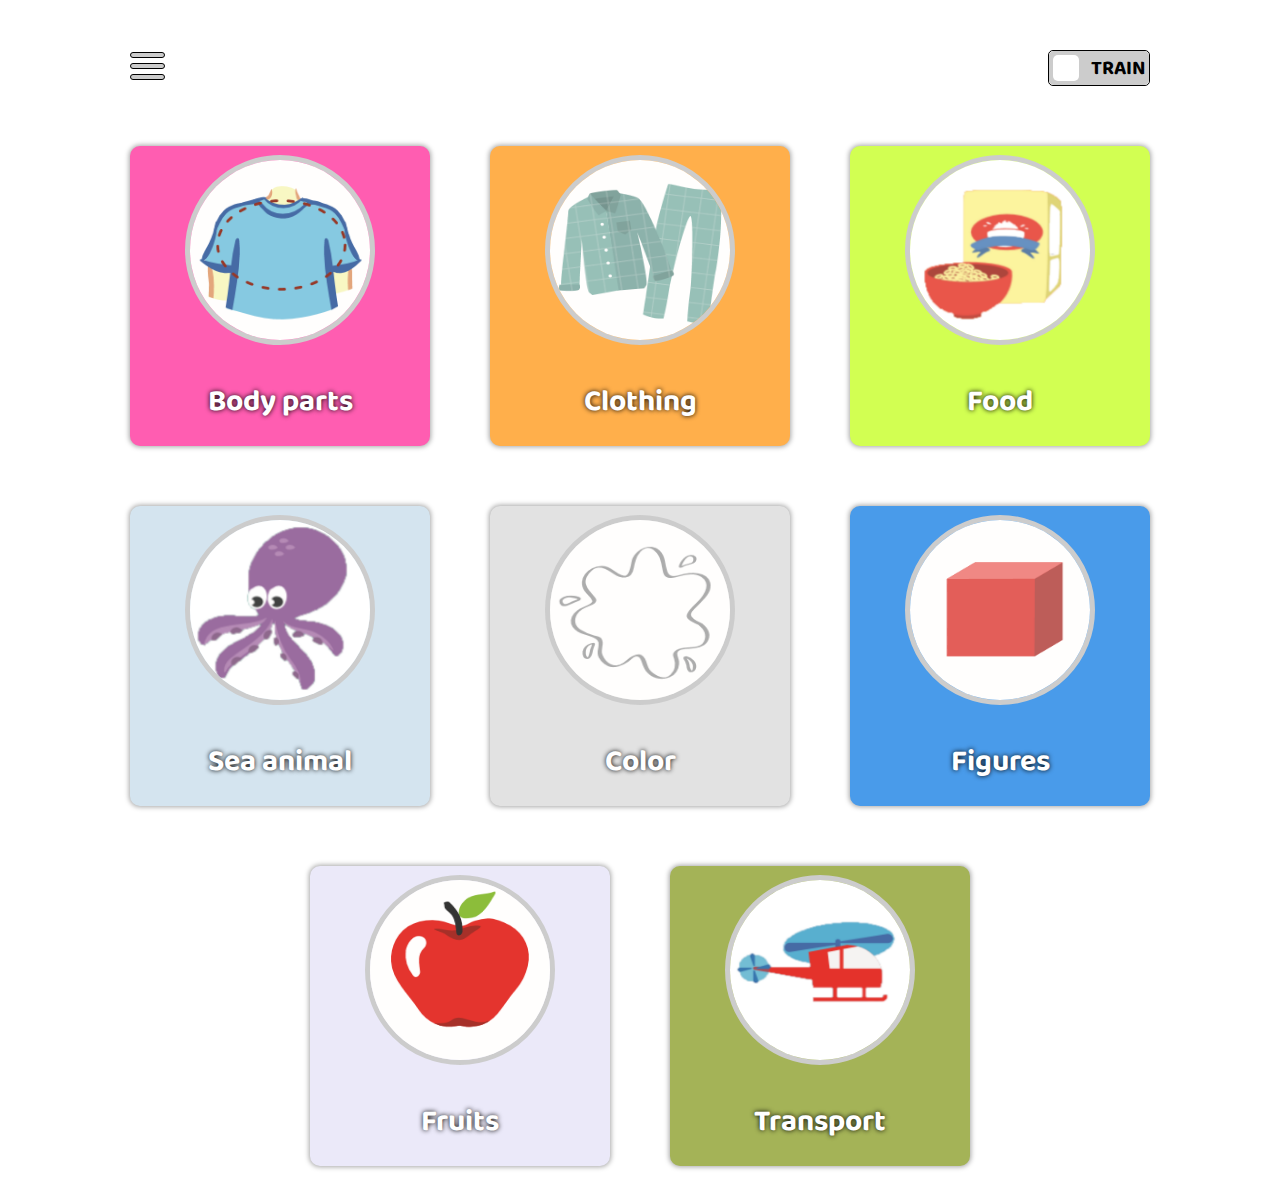
<file: index.html>
<!DOCTYPE html>
<html lang="en">
<head>
    <meta charset="UTF-8">
    <meta name="viewport" content="width=device-width, initial-scale=1.0">
    <title>English for kids</title>
    <link rel="stylesheet" href="style.css">
    <link href="https://fonts.googleapis.com/css2?family=Baloo+Paaji+2:wght@400;800&display=swap" rel="stylesheet">
    <link rel="shortcut icon" href="src/img/fav.ico" type="image/x-icon">
</head>
<body>
<div class="all">
    <div class="menu">
        <div class="menu-togle">
            <span></span>
            <span></span>
            <span></span>  
        </div>  
        <label class="switch">
            <input type="checkbox" class='check'>
            <span class="slider"></span>
            <span class='train'>train</span>
            <span class='play'>play</span>
        </label>  
    </div>
    <nav>
        <ul>
            <li class="main">Main page</li>
            <li class="body">Body parts</li>
            <li class="cloth">Clothing</li>
            <li class="food">Food</li>
            <li class="sea">Sea animal</li>
            <li class="color">Color</li>
            <li class="figure">Figures</li>
            <li class="fruit">Fruits</li>
            <li class="transport">Transport</li>
            <li class="listat">Statistic</li>
        </ul>
    </nav>
    <div class="result">

    </div>
<div class="body-cards">
        <div class="cards off">
                <div class="card body">
                    <img src="src/img/body/body0.png" alt="body">
                        <p>Body parts</p>
                        <div class="rotate"></div>
                </div>
                <div class="card cloth">
                    <img src="src/img/cloth/cloth0.png" alt="cloth">
                        <p>Clothing</p>
                        <div class="rotate"></div>
                </div>
                <div class="card food">
                    <img src="src/img/food/food0.png" alt="food">
                        <p>Food</p>
                        <div class="rotate"></div>
                </div>
                <div class="card sea">
                    <img src="src/img/sea/sea0.png" alt="sea-animal">
                        <p>Sea animal</p>
                        <div class="rotate"></div>
                </div>
                <div class="card color">
                    <img src="src/img/color/color0.png" alt="Color">
                        <p>Color</p>
                        <div class="rotate"></div>
                </div>
                <div class="card figure">
                    <img src="src/img/figure/figure0.png" alt="Figures">
                        <p>Figures</p>
                        <div class="rotate"></div>
                </div>
                <div class="card fruit">
                    <img src="src/img/fruit/fruit0.png" alt="Fruits">
                        <p>Fruits</p>
                        <div class="rotate"></div>
                </div>
                <div class="card transport">
                    <img src="src/img/transport/trnsport0.png" alt="Transport">
                        <p>Transport</p>
                        <div class="rotate"></div>
                </div>
        </div>
    </div>
    <div class="playStart">
        Start Game
    </div>
</div>
<div class="grac">
    <p>YOU WIN!</p>
</div>
<div class="no-grac">
    
</div>

<div class="statistic">
    <div class="reset">Reset statistic</div>
    <div class="stat-info">
        <div class="word text">Text</div>
        <div class="word translate">Translate</div>
        <div class="word clicks">Train clicks</div>
        <div class="word correct">Correct answer</div>
        <div class="word error">Error answer</div>
        <div class="word errors">% Erros</div>
    </div>
    <div class="stat">
    
    </div>
</div>
    <script src="app.js"></script>
</body>
</html>
</file>
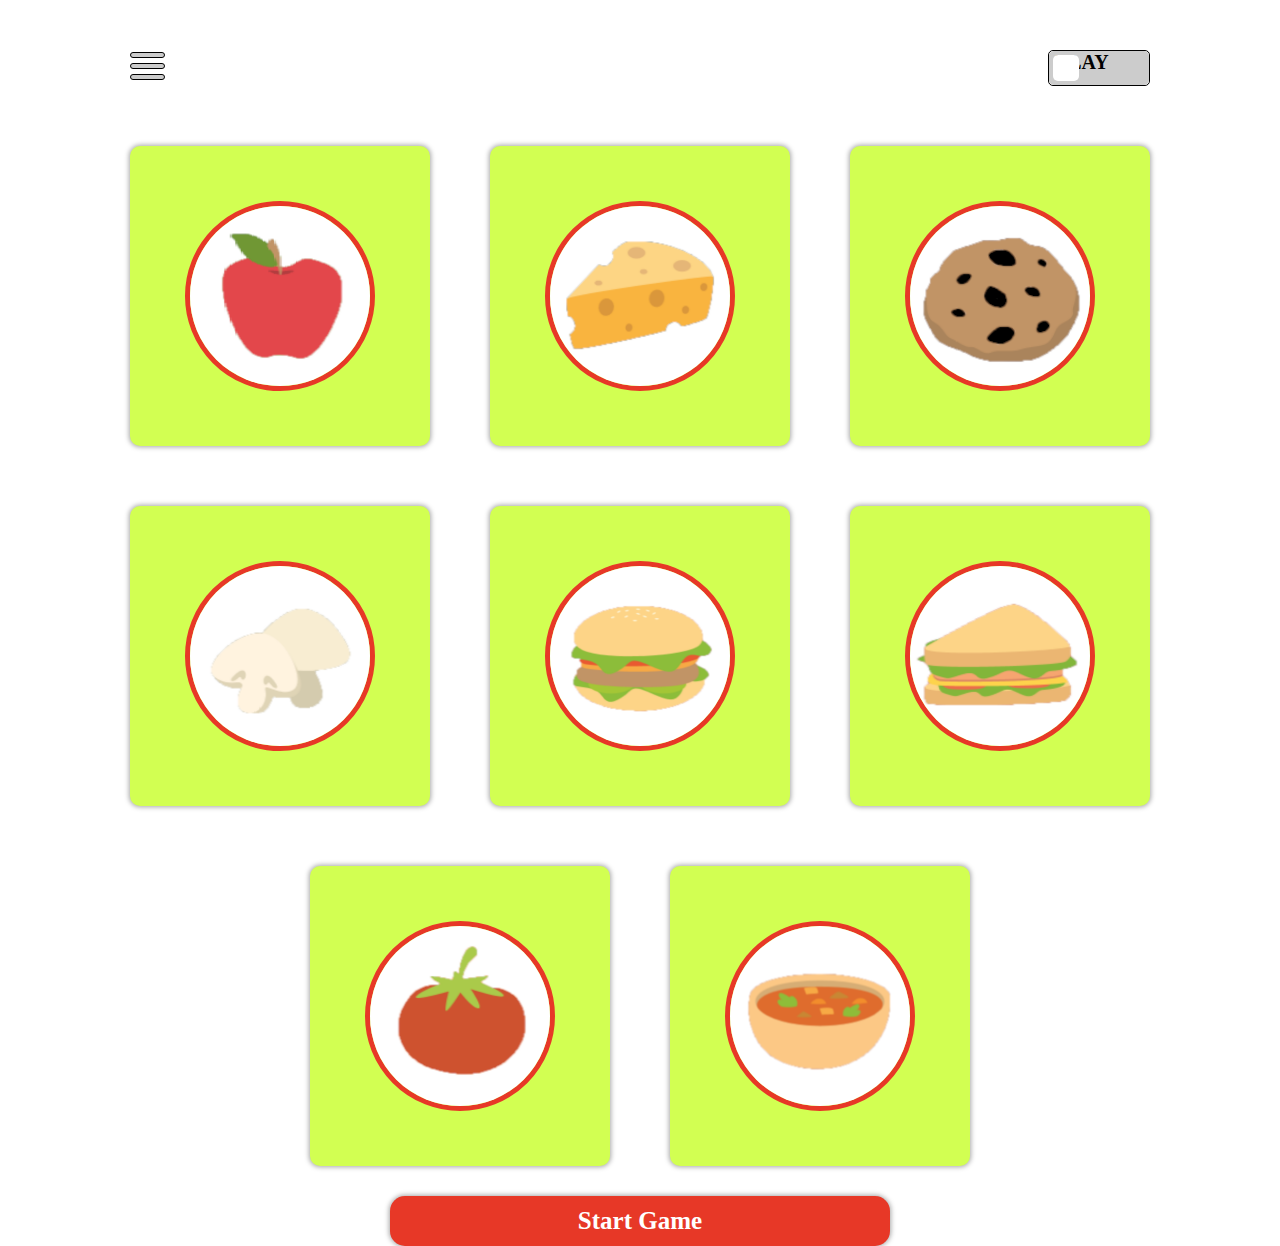
<file: src/img/Document.html>
<!DOCTYPE html>
<!-- saved from url=(0068)file:///C:/Users/Vitaliy/Documents/GitHub/english-for-kid/index.html -->
<html lang="en"><head><meta http-equiv="Content-Type" content="text/html; charset=UTF-8">
    
    <meta name="viewport" content="width=device-width, initial-scale=1.0">
    <title>Document</title>
    <link rel="stylesheet" href="./Document_files/style.css">
    <link href="./Document_files/css2" rel="stylesheet">
</head>
<body>
<div class="all">
    <div class="menu">
        <div class="menu-togle">
            <span></span>
            <span></span>
            <span></span>  
        </div>  
        <label class="switch">
            <input type="checkbox" class="check">
            <span class="slider"></span>
            <span class="train" style="opacity: 0;">train</span>
            <span class="play" style="opacity: 100;">play</span>
        </label>  
    </div>
    <nav>
        <ul>
            <li class="main">Main page</li>
            <li class="body">Body parts</li>
            <li class="cloth">Clothing</li>
            <li class="food">Food</li>
            <li class="sea">Sea animal</li>
            <li class="color">Color</li>
            <li class="figure">Figures</li>
            <li class="fruit">Fruits</li>
            <li class="transport">Transport</li>
        </ul>
    </nav>
    <div class="result">

    </div>
<div class="body-cards">
        <div class="cards playCard">
                <div class="card food">
                    <img src="./Document_files/food1.png" alt="body" style="margin-top: 0px; border: 5px solid rgb(231, 56, 39);">
                        <p style="display: none;">Apple</p>
                        <div class="rotate" style="display: none;"></div>
                </div>
                <div class="card food">
                    <img src="./Document_files/food2.png" alt="cloth" style="margin-top: 0px; border: 5px solid rgb(231, 56, 39);">
                        <p style="display: none;">Cheese</p>
                        <div class="rotate" style="display: none;"></div>
                </div>
                <div class="card food">
                    <img src="./Document_files/food3.png" alt="food" style="margin-top: 0px; border: 5px solid rgb(231, 56, 39);">
                        <p style="display: none;">Cookie</p>
                        <div class="rotate" style="display: none;"></div>
                </div>
                <div class="card food">
                    <img src="./Document_files/food4.png" alt="sea-animal" style="margin-top: 0px; border: 5px solid rgb(231, 56, 39);">
                        <p style="display: none;">Mushroom</p>
                        <div class="rotate" style="display: none;"></div>
                </div>
                <div class="card food">
                    <img src="./Document_files/food5.png" alt="Color" style="margin-top: 0px; border: 5px solid rgb(231, 56, 39);">
                        <p style="display: none;">Hamburger</p>
                        <div class="rotate" style="display: none;"></div>
                </div>
                <div class="card food">
                    <img src="./Document_files/food6.png" alt="Figures" style="margin-top: 0px; border: 5px solid rgb(231, 56, 39);">
                        <p style="display: none;">Sandvich</p>
                        <div class="rotate" style="display: none;"></div>
                </div>
                <div class="card food">
                    <img src="./Document_files/food7.png" alt="Fruits" style="margin-top: 0px; border: 5px solid rgb(231, 56, 39);">
                        <p style="display: none;">Tomato</p>
                        <div class="rotate" style="display: none;"></div>
                </div>
                <div class="card food">
                    <img src="./Document_files/food8.png" alt="Transport" style="margin-top: 0px; border: 5px solid rgb(231, 56, 39);">
                        <p style="display: none;">Soup</p>
                        <div class="rotate" style="display: none;"></div>
                </div>
        </div>
    </div>
    <div class="playStart" style="display: flex;">
        Start Game
    </div>
</div>
<div class="grac">
    <p>YOU WIN!</p>
</div>
<div class="no-grac">
    
</div>
    <script src="./Document_files/app.js.Без названия"></script>

</body></html>
</file>
<file: style.css>
body{
    font-family: 'Baloo Paaji 2', cursive;
    margin: 0;
    padding: 0;
}
.all{
    display: flex;
    flex-direction: column;
    justify-content: center;
    align-items: center;
}
.grac{
    height: 100vh;
    display: flex;
    flex-direction: column;
    justify-content: center;
    align-items: center;
    font-size: 100px;
    display: none;
}
.no-grac{
    height: 100vh;
    display: flex;
    flex-direction: column;
    justify-content: center;
    align-items: center;
    font-size: 100px;
    display: none;
    color:#e73827;
}
.body-cards{
    display: flex;
    justify-content: center;
    align-items: center;
}
.cards{
    max-width: 1440px;
    margin: auto;
    display: flex;
    flex-wrap: wrap;
    justify-content: center;
}
.card{
    margin: 30px;
    border-radius: 10px;
    cursor: pointer;
    width: 300px;
    height: 300px;
    box-shadow: 0px 0px 5px 1px rgba(0,0,0,0.35);
    display: flex;
    flex-direction: column;
    align-items: center;
    justify-content: center;
    border-radius: 10px;
    position: relative;
    transition: 0.5s;
}
.body{
    background: rgba(255,93,177,1)
}
.cloth{
    background: rgba(255,175,75,1)
}
.food{
    background: rgba(210,255,82,1)
}
.sea{
    background: rgba(212,228,239,1) 
}
.color{
    background: rgba(226,226,226,1)
}
.figure{
    background: rgba(73,155,234,1)
}
.fruit{
    background: rgba(235,233,249,1)
}
.transport{
    background: rgba(164,179,87,1)
}
.card img{
    border-radius: 50%;
    margin-top: 20px;
    width: 180px;
    height: 180px;
    transition: 0.5s;
    border:solid 5px #ccc
}
.card p{
    font-weight: bold;
    font-size: 30px;
    color:#fff;
    text-shadow: 0px 0px 5px black;
    transition: 0.5s;
}

.card:hover{
    box-shadow: 0px 0px 20px 10px rgba(0,0,0,0.35);
}
.rotate{
    background-image: url("src/img/rotate1.png");
    width: 32px;
    height: 32px;
    background-size: 32px;
    background-repeat: no-repeat;
    background-position: center center;
    position: absolute;
    bottom: 35px;
    right: 15px;
    display: none;
    transition: 0.5s;
    transform: rotate(0deg);
}
.rotate:hover{
    transform: rotate(180deg);
}
.menu{
    margin-top: 50px;
    width: 1380px;
    display: flex;
    align-items: center;
}
.menu-togle{
    margin-right: auto;
    z-index: 2;
    cursor: pointer;
}
.switch{
    position: relative;
    display: inline-block;
    width: 100px;
    height: 34px;
    border:1px solid black;
    border-radius: 5px;
}

.switch input { 
    opacity: 0;
    width: 0;
    height: 0;
}
  
.slider {
    position: absolute;
    cursor: pointer;
    top: 0;
    left: 0;
    right: 0;
    bottom: 0;
    background-color: #ccc;
    -webkit-transition: .4s;
    transition: .4s;
    border-radius: 5px;
}
.train{
    position: absolute;
    font-size: 20px;
    font-weight: bold;
    text-transform: uppercase;
    right: 4px;
    cursor: pointer;
    transition: 0.4s;
}
.play{
    position: absolute;
    font-size: 20px;
    font-weight: bold;
    text-transform: uppercase;
    cursor: pointer;
    opacity: 0;
    transition: 0.4s;
}
.slider:before {
    position: absolute;
    content: "";
    height: 26px;
    width: 26px;
    left: 4px;
    bottom: 4px;
    background-color: white;
    -webkit-transition: .4s;
    transition: 0.4s;
    z-index: 1;
    border-radius: 5px;
}
input:checked + .slider {
    background-color: #e73827;
}
  
input:checked + .slider:before {
    transform: translateX(66px);
}


.menu-togle span{
    display: block;
    width: 33px;
    height: 4px;
    margin-bottom: 5px;
    position: relative;
    background: #ccc;
    border:1px solid black;
    border-radius: 3px;
    /* z-index: 2; */
    transition: 0.5s;
}
nav{
    width: 300px;
    height: 100vh;
    background: linear-gradient(to right, rgba(210,255,82,1) 0%, rgba(145,232,66,1) 100%);
    display: flex;
    align-items: center;
    justify-content: center;
    position: absolute;
    left: -300px;
    top: 0;
    z-index: 1;
    transition: 0.5s;
    font-family: 'Baloo Paaji 2', cursive;
}

nav ul {
    margin: 0;
    padding: 0;
    list-style-type: none;
}

nav ul li {
    /* color:#fff; */
    margin: 10px;
    padding: 10px;
    cursor:pointer;
    border:1px solid black;
    border-radius: 10px;
    font-weight: bold;
}

.playStart{
    width: 500px;
    height: 50px;
    background-color: #e73827;
    display: flex;
    align-items: center;
    justify-content: center;
    font-size: 25px;
    cursor:pointer;
    border-radius:15px;
    box-shadow: 0px 0px 5px 1px rgba(0,0,0,0.35);
    color:#fff;
    font-weight: bold;
    transition: 0.5s;
    display: none;  
}

.playStart:hover{
    box-shadow: 0px 0px 20px 10px rgba(0,0,0,0.35);
    transition: 0.5s;
}
.repeat{
    border-radius: 50%;
    width: 50px;
    background-image: url('src/img/repeat.svg');
    background-repeat: no-repeat;
    background-size: 32px 32px,cover;
    background-position: 50%;
}
.result{
    height: 30px;
    width: 100%;
    overflow: hidden;
    display: flex;
    justify-content: center;
    align-items: center;
}
.result img {
    height: 30px;
}

.statistic{
    display: none;
    max-width: 1380px;
    margin: auto;
}

.stat-info,.stat{
    display: grid;
    grid-template-columns: 1fr 1fr 1fr 1fr 1fr 1fr;
}

.word{
    display: flex;
    justify-content: center;
    align-items: center;
    border:1px solid black
}

.listat{
    background: #e73827;
}

.text,.translate,.clicks,.correct,.error,.errors{
    background: rgba(255,175,75,1);
}

.reset{
    display: flex;
    width: 200px;
    height: 50px;
    background: #e73827;
    border: black 1px solid;
    margin: auto;
    justify-content: center;
    align-items: center;
    font-size: 20px;
    font-weight: bold;
    color:#fff;
    border-radius: 10px;
    cursor: pointer;
    margin-bottom: 20px;
}

@media only screen and (max-width: 1455px) {
    .menu,.result,.statistic{
        width: 1020px;
    }
}

@media only screen and (max-width: 1095px) {
    .menu,.result,.statistic{
        width: 660px;
    }
    .stat-info{
        grid-template-columns: 107px 127px 106px 107px 107px 107px; 
    }
}

@media only screen and (max-width: 735px) {
    .menu,.result,.playStart,.statistic{
        width: 300px;
    }

    .stat-info{
        grid-template-columns: 98px 126px 17px 16px 17px 26px; 
    }

    .text,.translate,.clicks,.correct,.error,.errors{
        writing-mode: vertical-lr;
        background: rgba(255,175,75,1);
    }
}
</file>
<file: src/img/Document_files/style.css>
body{
    font-family: 'Baloo Paaji 2', cursive;
    margin: 0;
    padding: 0;
}
.all{
    display: flex;
    flex-direction: column;
    justify-content: center;
    align-items: center;
}
.grac{
    height: 100vh;
    display: flex;
    flex-direction: column;
    justify-content: center;
    align-items: center;
    font-size: 100px;
    display: none;
}
.no-grac{
    height: 100vh;
    display: flex;
    flex-direction: column;
    justify-content: center;
    align-items: center;
    font-size: 100px;
    display: none;
    color:#e73827;
}
.body-cards{
    display: flex;
    justify-content: center;
    align-items: center;
}
.cards{
    max-width: 1440px;
    margin: auto;
    display: flex;
    flex-wrap: wrap;
    justify-content: center;
}
.card{
    margin: 30px;
    border-radius: 10px;
    cursor: pointer;
    width: 300px;
    height: 300px;
    box-shadow: 0px 0px 5px 1px rgba(0,0,0,0.35);
    display: flex;
    flex-direction: column;
    align-items: center;
    justify-content: center;
    border-radius: 10px;
    position: relative;
    transition: 0.5s;
}
.body{
    background: rgba(255,93,177,1)
}
.cloth{
    background: rgba(255,175,75,1)
}
.food{
    background: rgba(210,255,82,1)
}
.sea{
    background: rgba(212,228,239,1) 
}
.color{
    background: rgba(226,226,226,1)
}
.figure{
    background: rgba(73,155,234,1)
}
.fruit{
    background: rgba(235,233,249,1)
}
.transport{
    background: rgba(164,179,87,1)
}
.card img{
    border-radius: 50%;
    margin-top: 20px;
    width: 180px;
    height: 180px;
    transition: 0.5s;
    border:solid 5px #ccc
}
.card p{
    font-weight: bold;
    font-size: 30px;
    color:#fff;
    text-shadow: 0px 0px 5px black;
    transition: 0.5s;
}

.card:hover{
    box-shadow: 0px 0px 20px 10px rgba(0,0,0,0.35);
}
.rotate{
    background-image: url("src/img/rotate1.png");
    width: 32px;
    height: 32px;
    background-size: 32px;
    background-repeat: no-repeat;
    background-position: center center;
    position: absolute;
    bottom: 35px;
    right: 15px;
    display: none;
    transition: 0.5s;
    transform: rotate(0deg);
}
.rotate:hover{
    transform: rotate(180deg);
}
.menu{
    margin-top: 50px;
    width: 1380px;
    display: flex;
    align-items: center;
}
.menu-togle{
    margin-right: auto;
    z-index: 2;
    cursor: pointer;
}
.switch{
    position: relative;
    display: inline-block;
    width: 100px;
    height: 34px;
    border:1px solid black;
    border-radius: 5px;
}

.switch input { 
    opacity: 0;
    width: 0;
    height: 0;
}
  
.slider {
    position: absolute;
    cursor: pointer;
    top: 0;
    left: 0;
    right: 0;
    bottom: 0;
    background-color: #ccc;
    -webkit-transition: .4s;
    transition: .4s;
    border-radius: 5px;
}
.train{
    position: absolute;
    font-size: 20px;
    font-weight: bold;
    text-transform: uppercase;
    right: 4px;
    cursor: pointer;
    transition: 0.4s;
}
.play{
    position: absolute;
    font-size: 20px;
    font-weight: bold;
    text-transform: uppercase;
    cursor: pointer;
    opacity: 0;
    transition: 0.4s;
}
.slider:before {
    position: absolute;
    content: "";
    height: 26px;
    width: 26px;
    left: 4px;
    bottom: 4px;
    background-color: white;
    -webkit-transition: .4s;
    transition: 0.4s;
    z-index: 1;
    border-radius: 5px;
}
input:checked + .slider {
    background-color: #e73827;
}
  
input:checked + .slider:before {
    transform: translateX(66px);
}


.menu-togle span{
    display: block;
    width: 33px;
    height: 4px;
    margin-bottom: 5px;
    position: relative;
    background: #ccc;
    border:1px solid black;
    border-radius: 3px;
    /* z-index: 2; */
    transition: 0.5s;
}
nav{
    width: 300px;
    height: 100vh;
    background: linear-gradient(to right, rgba(210,255,82,1) 0%, rgba(145,232,66,1) 100%);
    display: flex;
    align-items: center;
    justify-content: center;
    position: absolute;
    left: -300px;
    top: 0;
    z-index: 1;
    transition: 0.5s;
    font-family: 'Baloo Paaji 2', cursive;
}

nav ul {
    margin: 0;
    padding: 0;
    list-style-type: none;
}

nav ul li {
    /* color:#fff; */
    margin: 10px;
    padding: 10px;
    cursor:pointer;
    border:1px solid black;
    border-radius: 10px;
    font-weight: bold;
}

.playStart{
    width: 500px;
    height: 50px;
    background-color: #e73827;
    display: flex;
    align-items: center;
    justify-content: center;
    font-size: 25px;
    cursor:pointer;
    border-radius:15px;
    box-shadow: 0px 0px 5px 1px rgba(0,0,0,0.35);
    color:#fff;
    font-weight: bold;
    transition: 0.5s;
    display: none;  
}

.playStart:hover{
    box-shadow: 0px 0px 20px 10px rgba(0,0,0,0.35);
    transition: 0.5s;
}
.repeat{
    border-radius: 50%;
    width: 50px;
    background-image: url('src/img/repeat.svg');
    background-repeat: no-repeat;
    background-size: 32px 32px,cover;
    background-position: 50%;
}
.result{
    height: 30px;
    width: 100%;
    overflow: hidden;
    display: flex;
    justify-content: center;
    align-items: center;
}
.result img {
    height: 30px;
}

@media only screen and (max-width: 1455px) {
    .menu,.result{
        width: 1020px;
    }
}

@media only screen and (max-width: 1095px) {
    .menu,.result{
        width: 660px;
    }
}

@media only screen and (max-width: 735px) {
    .menu,.result,.playStart{
        width: 300px;
    }
}
</file>
